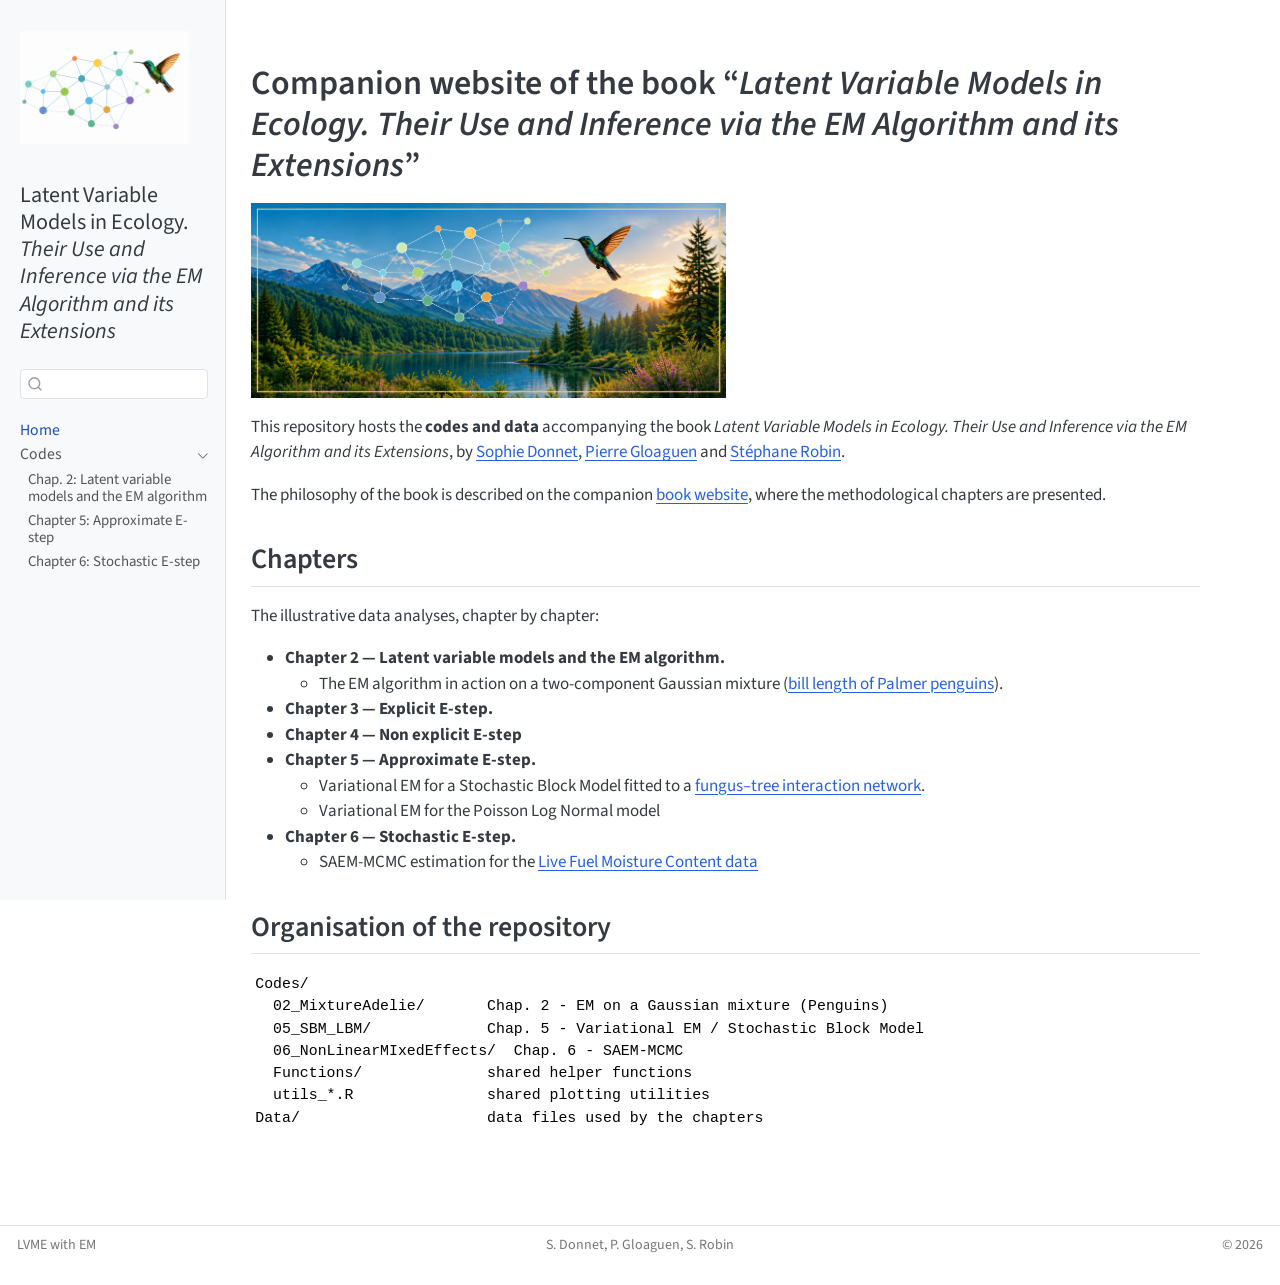
<file: docs/index.html>
<!DOCTYPE html>
<html xmlns="http://www.w3.org/1999/xhtml" lang="en" xml:lang="en"><head>

<meta charset="utf-8">
<meta name="generator" content="quarto-1.10.18">

<meta name="viewport" content="width=device-width, initial-scale=1.0, user-scalable=yes">


<title>Codes and Data</title>
<style>
/* Default styles provided by pandoc.
** See https://pandoc.org/MANUAL.html#variables-for-html for config info.
*/
span.smallcaps{font-variant: small-caps;}
div.columns{display: flex; gap: 1.5em;}
div.column{flex: auto;}
@media screen {
div.columns{gap: min(4vw, 1.5em);}
div.column{overflow-x: auto;}
}
div.hanging-indent{margin-left: 1.5em; text-indent: -1.5em;}
ul.task-list{list-style: none;}
ul.task-list li input[type="checkbox"] {
  width: 0.8em;
  margin: 0 0.8em 0.2em -1em; /* quarto-specific, see https://github.com/quarto-dev/quarto-cli/issues/4556 */ 
  vertical-align: middle;
}
</style>


<script src="site_libs/quarto-nav/quarto-nav.js"></script>
<script src="site_libs/quarto-nav/headroom.min.js"></script>
<script src="site_libs/clipboard/clipboard.min.js"></script>
<script src="site_libs/quarto-search/autocomplete.umd.js"></script>
<script src="site_libs/quarto-search/fuse.min.js"></script>
<script src="site_libs/quarto-search/quarto-search.js"></script>
<meta name="quarto:offset" content="./">
<script src="site_libs/quarto-html/quarto.js" type="module"></script>
<script src="site_libs/quarto-html/tabsets/tabsets.js" type="module"></script>
<script src="site_libs/quarto-html/popper.min.js"></script>
<script src="site_libs/quarto-html/tippy.umd.min.js"></script>
<script src="site_libs/quarto-html/anchor.min.js"></script>
<link href="site_libs/quarto-html/tippy.css" rel="stylesheet">
<link href="site_libs/quarto-html/quarto-syntax-highlighting-64a204ab8560d761af7679ceaba22944.css" rel="stylesheet" id="quarto-text-highlighting-styles">
<script src="site_libs/bootstrap/bootstrap.min.js"></script>
<link href="site_libs/bootstrap/bootstrap-icons.css" rel="stylesheet">
<link href="site_libs/bootstrap/bootstrap-0d4dc3e79fc5e928534d34c30f75bbf1.min.css" rel="stylesheet" append-hash="true" id="quarto-bootstrap" data-mode="light">
<script id="quarto-search-options" type="application/json">{
  "location": "sidebar",
  "copy-button": false,
  "collapse-after": 3,
  "panel-placement": "start",
  "type": "textbox",
  "limit": 50,
  "keyboard-shortcut": [
    "f",
    "/",
    "s"
  ],
  "show-item-context": false,
  "language": {
    "search-no-results-text": "No results",
    "search-matching-documents-text": "matching documents",
    "search-copy-link-title": "Copy link to search",
    "search-hide-matches-text": "Hide additional matches",
    "search-more-match-text": "more match in this document",
    "search-more-matches-text": "more matches in this document",
    "search-clear-button-title": "Clear",
    "search-text-placeholder": "",
    "search-detached-cancel-button-title": "Cancel",
    "search-submit-button-title": "Submit",
    "search-label": "Search"
  }
}</script>


</head>

<body class="nav-sidebar docked fullcontent quarto-light">

<div id="quarto-search-results"></div>
  <header id="quarto-header" class="headroom fixed-top">
  <nav class="quarto-secondary-nav">
    <div class="container-fluid d-flex">
      <button type="button" class="quarto-btn-toggle btn" data-bs-toggle="collapse" role="button" data-bs-target=".quarto-sidebar-collapse-item" aria-controls="quarto-sidebar" aria-expanded="false" aria-label="Toggle sidebar navigation" onclick="if (window.quartoToggleHeadroom) { window.quartoToggleHeadroom(); }">
        <i class="bi bi-layout-text-sidebar-reverse"></i>
      </button>
        <nav class="quarto-page-breadcrumbs" aria-label="breadcrumb"><ol class="breadcrumb"><li class="breadcrumb-item"><a href="./index.html">Home</a></li></ol></nav>
        <a class="flex-grow-1" role="navigation" data-bs-toggle="collapse" data-bs-target=".quarto-sidebar-collapse-item" aria-controls="quarto-sidebar" aria-expanded="false" aria-label="Toggle sidebar navigation" onclick="if (window.quartoToggleHeadroom) { window.quartoToggleHeadroom(); }">      
        </a>
      <button type="button" class="btn quarto-search-button" aria-label="Search" onclick="window.quartoOpenSearch();">
        <i class="bi bi-search"></i>
      </button>
    </div>
  </nav>
</header>
<!-- content -->
<div id="quarto-content" class="quarto-container page-columns page-rows-contents page-layout-article">
<!-- sidebar -->
  <nav id="quarto-sidebar" class="sidebar collapse collapse-horizontal quarto-sidebar-collapse-item sidebar-navigation docked overflow-auto"><div class="quarto-sidebar-header"><div class="sidebar-header-item">
<p><img src="./images/bird.png" class="img-fluid" style="width:90.0%"></p>
</div></div>
    <div class="pt-lg-2 mt-2 text-left sidebar-header">
    <div class="sidebar-title mb-0 py-0">
      <a href="./">Latent Variable Models in Ecology. <em>Their Use and Inference via the EM Algorithm and its Extensions</em></a> 
    </div>
      </div>
        <div class="mt-2 flex-shrink-0 align-items-center">
        <div class="sidebar-search">
        <div id="quarto-search" class="" title="Search"></div>
        </div>
        </div>
    <div class="sidebar-menu-container"> 
    <ul class="list-unstyled mt-1">
        <li class="sidebar-item">
  <div class="sidebar-item-container"> 
  <a href="./index.html" class="sidebar-item-text sidebar-link active">
 <span class="menu-text">Home</span></a>
  </div>
</li>
        <li class="sidebar-item sidebar-item-section">
      <div class="sidebar-item-container"> 
            <a class="sidebar-item-text sidebar-link text-start" data-bs-toggle="collapse" data-bs-target="#quarto-sidebar-section-1" role="navigation" aria-expanded="true">
 <span class="menu-text">Codes</span></a>
          <a class="sidebar-item-toggle text-start" data-bs-toggle="collapse" data-bs-target="#quarto-sidebar-section-1" role="navigation" aria-expanded="true" aria-label="Toggle section">
            <i class="bi bi-chevron-right ms-2"></i>
          </a> 
      </div>
      <ul id="quarto-sidebar-section-1" class="collapse list-unstyled sidebar-section depth1 show">  
          <li class="sidebar-item">
  <div class="sidebar-item-container"> 
  <a href="./Codes/02_MixtureAdelie/Chap2_EM_toy_mixture.html" class="sidebar-item-text sidebar-link">
 <span class="menu-text">Chap. 2: Latent variable models and the EM algorithm</span></a>
  </div>
</li>
          <li class="sidebar-item">
  <div class="sidebar-item-container"> 
  <a href="./Codes/05_SBM_LBM/Chap5_SBM_Application.html" class="sidebar-item-text sidebar-link">
 <span class="menu-text">Chapter 5: Approximate E-step</span></a>
  </div>
</li>
          <li class="sidebar-item">
  <div class="sidebar-item-container"> 
  <a href="./Codes/06_NonLinearMIxedEffects/Chap6_SAEM_MCMC_LFMC.html" class="sidebar-item-text sidebar-link">
 <span class="menu-text">Chapter 6: Stochastic E-step</span></a>
  </div>
</li>
      </ul>
  </li>
    </ul>
    </div>
</nav>
<div id="quarto-sidebar-glass" class="quarto-sidebar-collapse-item" data-bs-toggle="collapse" data-bs-target=".quarto-sidebar-collapse-item"></div>
<!-- margin-sidebar -->
    
<!-- main -->
<main class="content" id="quarto-document-content"><header id="title-block-header" class="quarto-title-block"></header>




<section id="companion-website-of-the-book-latent-variable-models-in-ecology.-their-use-and-inference-via-the-em-algorithm-and-its-extensions" class="level1 unlisted">
<h1 class="unlisted">Companion website of the book “<em>Latent Variable Models in Ecology. Their Use and Inference via the EM Algorithm and its Extensions</em>”</h1>
<p><img src="images/illustration_bookcover.png" class="img-fluid" style="width:50.0%"></p>
<p>This repository hosts the <strong>codes and data</strong> accompanying the book <em>Latent Variable Models in Ecology. Their Use and Inference via the EM Algorithm and its Extensions</em>, by <a href="https://sophiedonnet.github.io/">Sophie Donnet</a>, <a href="">Pierre Gloaguen</a> and <a href="https://scj-robin.github.io/">Stéphane Robin</a>.</p>
<p>The philosophy of the book is described on the companion <a href="https://lvme-with-em-book.github.io/">book website</a>, where the methodological chapters are presented.</p>
<section id="chapters" class="level2">
<h2 class="anchored" data-anchor-id="chapters">Chapters</h2>
<p>The illustrative data analyses, chapter by chapter:</p>
<ul>
<li><strong>Chapter 2 — Latent variable models and the EM algorithm.</strong>
<ul>
<li>The EM algorithm in action on a two-component Gaussian mixture (<a href="Codes/02_MixtureAdelie/Chap2_EM_toy_mixture.html">bill length of Palmer penguins</a>).</li>
</ul></li>
<li><strong>Chapter 3 — Explicit E-step.</strong></li>
<li><strong>Chapter 4 — Non explicit E-step</strong></li>
<li><strong>Chapter 5 — Approximate E-step.</strong>
<ul>
<li>Variational EM for a Stochastic Block Model fitted to a <a href="Codes/05_SBM_LBM/Chap5_SBM_Application.html">fungus–tree interaction network</a>.</li>
<li>Variational EM for the Poisson Log Normal model</li>
</ul></li>
<li><strong>Chapter 6 — Stochastic E-step.</strong>
<ul>
<li>SAEM-MCMC estimation for the <a href="Codes/06_NonLinearMIxedEffects/Chap6_SAEM_MCMC_LFMC.html">Live Fuel Moisture Content data</a></li>
</ul></li>
</ul>
</section>
<section id="organisation-of-the-repository" class="level2">
<h2 class="anchored" data-anchor-id="organisation-of-the-repository">Organisation of the repository</h2>
<pre><code>Codes/
  02_MixtureAdelie/       Chap. 2 - EM on a Gaussian mixture (Penguins)
  05_SBM_LBM/             Chap. 5 - Variational EM / Stochastic Block Model
  06_NonLinearMIxedEffects/  Chap. 6 - SAEM-MCMC
  Functions/              shared helper functions
  utils_*.R               shared plotting utilities
Data/                     data files used by the chapters</code></pre>


</section>
</section>

</main> <!-- /main -->
<script id="quarto-html-after-body" type="application/javascript">
  window.document.addEventListener("DOMContentLoaded", function (event) {
    const icon = "";
    const anchorJS = new window.AnchorJS();
    anchorJS.options = {
      placement: 'right',
      icon: icon
    };
    anchorJS.add('.anchored');
    const isCodeAnnotation = (el) => {
      for (const clz of el.classList) {
        if (clz.startsWith('code-annotation-')) {                     
          return true;
        }
      }
      return false;
    }
    const onCopySuccess = function(e) {
      // button target
      const button = e.trigger;
      // don't keep focus
      button.blur();
      // flash "checked"
      button.classList.add('code-copy-button-checked');
      var currentTitle = button.getAttribute("title");
      button.setAttribute("title", "Copied!");
      let tooltip;
      if (window.bootstrap) {
        button.setAttribute("data-bs-toggle", "tooltip");
        button.setAttribute("data-bs-placement", "left");
        button.setAttribute("data-bs-title", "Copied!");
        tooltip = new bootstrap.Tooltip(button, 
          { trigger: "manual", 
            customClass: "code-copy-button-tooltip",
            offset: [0, -8]});
        tooltip.show();    
      }
      setTimeout(function() {
        if (tooltip) {
          tooltip.hide();
          button.removeAttribute("data-bs-title");
          button.removeAttribute("data-bs-toggle");
          button.removeAttribute("data-bs-placement");
        }
        button.setAttribute("title", currentTitle);
        button.classList.remove('code-copy-button-checked');
      }, 1000);
      // clear code selection
      e.clearSelection();
    }
    const getTextToCopy = function(trigger) {
      const outerScaffold = trigger.parentElement.cloneNode(true);
      const codeEl = outerScaffold.querySelector('code');
      for (const childEl of codeEl.children) {
        if (isCodeAnnotation(childEl)) {
          childEl.remove();
        }
      }
      return codeEl.innerText;
    }
    const clipboard = new window.ClipboardJS('.code-copy-button:not([data-in-quarto-modal])', {
      text: getTextToCopy
    });
    clipboard.on('success', onCopySuccess);
    if (window.document.getElementById('quarto-embedded-source-code-modal')) {
      const clipboardModal = new window.ClipboardJS('.code-copy-button[data-in-quarto-modal]', {
        text: getTextToCopy,
        container: window.document.getElementById('quarto-embedded-source-code-modal')
      });
      clipboardModal.on('success', onCopySuccess);
    }
      var localhostRegex = new RegExp(/^(?:http|https):\/\/localhost\:?[0-9]*\//);
      var mailtoRegex = new RegExp(/^mailto:/);
        var filterRegex = new RegExp('/' + window.location.host + '/');
      var isInternal = (href) => {
          return filterRegex.test(href) || localhostRegex.test(href) || mailtoRegex.test(href);
      }
      // Inspect non-navigation links and adorn them if external
     var links = window.document.querySelectorAll('a[href]:not(.nav-link):not(.navbar-brand):not(.toc-action):not(.sidebar-link):not(.sidebar-item-toggle):not(.pagination-link):not(.no-external):not([aria-hidden]):not(.dropdown-item):not(.quarto-navigation-tool):not(.about-link)');
      for (var i=0; i<links.length; i++) {
        const link = links[i];
        if (!isInternal(link.href)) {
          // undo the damage that might have been done by quarto-nav.js in the case of
          // links that we want to consider external
          if (link.dataset.originalHref !== undefined) {
            link.href = link.dataset.originalHref;
          }
        }
      }
    function tippyHover(el, contentFn, onTriggerFn, onUntriggerFn) {
      const config = {
        allowHTML: true,
        maxWidth: 500,
        delay: 100,
        arrow: false,
        appendTo: function(el) {
            return el.parentElement;
        },
        interactive: true,
        interactiveBorder: 10,
        theme: 'quarto',
        placement: 'bottom-start',
      };
      if (contentFn) {
        config.content = contentFn;
      }
      if (onTriggerFn) {
        config.onTrigger = onTriggerFn;
      }
      if (onUntriggerFn) {
        config.onUntrigger = onUntriggerFn;
      }
      window.tippy(el, config); 
    }
    const noterefs = window.document.querySelectorAll('a[role="doc-noteref"]');
    for (var i=0; i<noterefs.length; i++) {
      const ref = noterefs[i];
      tippyHover(ref, function() {
        // use id or data attribute instead here
        let href = ref.getAttribute('data-footnote-href') || ref.getAttribute('href');
        try { href = new URL(href).hash; } catch {}
        const id = href.replace(/^#\/?/, "");
        const note = window.document.getElementById(id);
        if (note) {
          return note.innerHTML;
        } else {
          return "";
        }
      });
    }
    const xrefs = window.document.querySelectorAll('a.quarto-xref');
    const processXRef = (id, note) => {
      // Strip column container classes
      const stripColumnClz = (el) => {
        el.classList.remove("page-full", "page-columns");
        if (el.children) {
          for (const child of el.children) {
            stripColumnClz(child);
          }
        }
      }
      stripColumnClz(note)
      if (id === null || id.startsWith('sec-')) {
        // Special case sections, only their first couple elements
        const container = document.createElement("div");
        if (note.children && note.children.length > 2) {
          container.appendChild(note.children[0].cloneNode(true));
          for (let i = 1; i < note.children.length; i++) {
            const child = note.children[i];
            if (child.tagName === "P" && child.innerText === "") {
              continue;
            } else {
              container.appendChild(child.cloneNode(true));
              break;
            }
          }
          if (window.Quarto?.typesetMath) {
            window.Quarto.typesetMath(container);
          }
          return container.innerHTML
        } else {
          if (window.Quarto?.typesetMath) {
            window.Quarto.typesetMath(note);
          }
          return note.innerHTML;
        }
      } else {
        // Remove any anchor links if they are present
        const anchorLink = note.querySelector('a.anchorjs-link');
        if (anchorLink) {
          anchorLink.remove();
        }
        if (window.Quarto?.typesetMath) {
          window.Quarto.typesetMath(note);
        }
        if (note.classList.contains("callout")) {
          return note.outerHTML;
        } else {
          return note.innerHTML;
        }
      }
    }
    for (var i=0; i<xrefs.length; i++) {
      const xref = xrefs[i];
      tippyHover(xref, undefined, function(instance) {
        instance.disable();
        let url = xref.getAttribute('href');
        let hash = undefined; 
        if (url.startsWith('#')) {
          hash = url;
        } else {
          try { hash = new URL(url).hash; } catch {}
        }
        if (hash) {
          const id = hash.replace(/^#\/?/, "");
          const note = window.document.getElementById(id);
          if (note !== null) {
            try {
              const html = processXRef(id, note.cloneNode(true));
              instance.setContent(html);
            } finally {
              instance.enable();
              instance.show();
            }
          } else {
            // See if we can fetch this
            fetch(url.split('#')[0])
            .then(res => res.text())
            .then(html => {
              const parser = new DOMParser();
              const htmlDoc = parser.parseFromString(html, "text/html");
              const note = htmlDoc.getElementById(id);
              if (note !== null) {
                const html = processXRef(id, note);
                instance.setContent(html);
              } 
            }).finally(() => {
              instance.enable();
              instance.show();
            });
          }
        } else {
          // See if we can fetch a full url (with no hash to target)
          // This is a special case and we should probably do some content thinning / targeting
          fetch(url)
          .then(res => res.text())
          .then(html => {
            const parser = new DOMParser();
            const htmlDoc = parser.parseFromString(html, "text/html");
            const note = htmlDoc.querySelector('main.content');
            if (note !== null) {
              // This should only happen for chapter cross references
              // (since there is no id in the URL)
              // remove the first header
              if (note.children.length > 0 && note.children[0].tagName === "HEADER") {
                note.children[0].remove();
              }
              const html = processXRef(null, note);
              instance.setContent(html);
            } 
          }).finally(() => {
            instance.enable();
            instance.show();
          });
        }
      }, function(instance) {
      });
    }
        let selectedAnnoteEl;
        const selectorForAnnotation = ( cell, annotation) => {
          let cellAttr = 'data-code-cell="' + cell + '"';
          let lineAttr = 'data-code-annotation="' +  annotation + '"';
          const selector = 'span[' + cellAttr + '][' + lineAttr + ']';
          return selector;
        }
        const selectCodeLines = (annoteEl) => {
          const doc = window.document;
          const targetCell = annoteEl.getAttribute("data-target-cell");
          const targetAnnotation = annoteEl.getAttribute("data-target-annotation");
          const annoteSpan = window.document.querySelector(selectorForAnnotation(targetCell, targetAnnotation));
          const lines = annoteSpan.getAttribute("data-code-lines").split(",");
          const lineIds = lines.map((line) => {
            return targetCell + "-" + line;
          })
          let top = null;
          let height = null;
          let parent = null;
          if (lineIds.length > 0) {
              //compute the position of the single el (top and bottom and make a div)
              const el = window.document.getElementById(lineIds[0]);
              top = el.offsetTop;
              height = el.offsetHeight;
              parent = el.parentElement.parentElement;
            if (lineIds.length > 1) {
              const lastEl = window.document.getElementById(lineIds[lineIds.length - 1]);
              const bottom = lastEl.offsetTop + lastEl.offsetHeight;
              height = bottom - top;
            }
            if (top !== null && height !== null && parent !== null) {
              // cook up a div (if necessary) and position it 
              let div = window.document.getElementById("code-annotation-line-highlight");
              if (div === null) {
                div = window.document.createElement("div");
                div.setAttribute("id", "code-annotation-line-highlight");
                div.style.position = 'absolute';
                parent.appendChild(div);
              }
              div.style.top = top - 2 + "px";
              div.style.height = height + 4 + "px";
              div.style.left = 0;
              let gutterDiv = window.document.getElementById("code-annotation-line-highlight-gutter");
              if (gutterDiv === null) {
                gutterDiv = window.document.createElement("div");
                gutterDiv.setAttribute("id", "code-annotation-line-highlight-gutter");
                gutterDiv.style.position = 'absolute';
                const codeCell = window.document.getElementById(targetCell);
                const gutter = codeCell.querySelector('.code-annotation-gutter');
                gutter.appendChild(gutterDiv);
              }
              gutterDiv.style.top = top - 2 + "px";
              gutterDiv.style.height = height + 4 + "px";
            }
            selectedAnnoteEl = annoteEl;
          }
        };
        const unselectCodeLines = () => {
          const elementsIds = ["code-annotation-line-highlight", "code-annotation-line-highlight-gutter"];
          elementsIds.forEach((elId) => {
            const div = window.document.getElementById(elId);
            if (div) {
              div.remove();
            }
          });
          selectedAnnoteEl = undefined;
        };
          // Handle positioning of the toggle
      window.addEventListener(
        "resize",
        throttle(() => {
          elRect = undefined;
          if (selectedAnnoteEl) {
            selectCodeLines(selectedAnnoteEl);
          }
        }, 10)
      );
      function throttle(fn, ms) {
      let throttle = false;
      let timer;
        return (...args) => {
          if(!throttle) { // first call gets through
              fn.apply(this, args);
              throttle = true;
          } else { // all the others get throttled
              if(timer) clearTimeout(timer); // cancel #2
              timer = setTimeout(() => {
                fn.apply(this, args);
                timer = throttle = false;
              }, ms);
          }
        };
      }
        // Attach click handler to the DT
        const annoteDls = window.document.querySelectorAll('dt[data-target-cell]');
        for (const annoteDlNode of annoteDls) {
          annoteDlNode.addEventListener('click', (event) => {
            const clickedEl = event.target;
            if (clickedEl !== selectedAnnoteEl) {
              unselectCodeLines();
              const activeEl = window.document.querySelector('dt[data-target-cell].code-annotation-active');
              if (activeEl) {
                activeEl.classList.remove('code-annotation-active');
              }
              selectCodeLines(clickedEl);
              clickedEl.classList.add('code-annotation-active');
            } else {
              // Unselect the line
              unselectCodeLines();
              clickedEl.classList.remove('code-annotation-active');
            }
          });
        }
    const findCites = (el) => {
      const parentEl = el.parentElement;
      if (parentEl) {
        const cites = parentEl.dataset.cites;
        if (cites) {
          return {
            el,
            cites: cites.split(' ')
          };
        } else {
          return findCites(el.parentElement)
        }
      } else {
        return undefined;
      }
    };
    var bibliorefs = window.document.querySelectorAll('a[role="doc-biblioref"]');
    for (var i=0; i<bibliorefs.length; i++) {
      const ref = bibliorefs[i];
      const citeInfo = findCites(ref);
      if (citeInfo) {
        tippyHover(citeInfo.el, function() {
          var popup = window.document.createElement('div');
          citeInfo.cites.forEach(function(cite) {
            var citeDiv = window.document.createElement('div');
            citeDiv.classList.add('hanging-indent');
            citeDiv.classList.add('csl-entry');
            var biblioDiv = window.document.getElementById('ref-' + cite);
            if (biblioDiv) {
              citeDiv.innerHTML = biblioDiv.innerHTML;
            }
            popup.appendChild(citeDiv);
          });
          return popup.innerHTML;
        });
      }
    }
  });
  </script>
</div> <!-- /content -->
<footer class="footer">
  <div class="nav-footer">
    <div class="nav-footer-left">
<p>LVME with EM</p>
</div>   
    <div class="nav-footer-center">
<p>S. Donnet, P. Gloaguen, S. Robin</p>
</div>
    <div class="nav-footer-right">
<p>© 2026</p>
</div>
  </div>
</footer>




</body></html>
</file>
<file: docs/site_libs/quarto-html/tippy.css>
.tippy-box[data-animation=fade][data-state=hidden]{opacity:0}[data-tippy-root]{max-width:calc(100vw - 10px)}.tippy-box{position:relative;background-color:#333;color:#fff;border-radius:4px;font-size:14px;line-height:1.4;white-space:normal;outline:0;transition-property:transform,visibility,opacity}.tippy-box[data-placement^=top]>.tippy-arrow{bottom:0}.tippy-box[data-placement^=top]>.tippy-arrow:before{bottom:-7px;left:0;border-width:8px 8px 0;border-top-color:initial;transform-origin:center top}.tippy-box[data-placement^=bottom]>.tippy-arrow{top:0}.tippy-box[data-placement^=bottom]>.tippy-arrow:before{top:-7px;left:0;border-width:0 8px 8px;border-bottom-color:initial;transform-origin:center bottom}.tippy-box[data-placement^=left]>.tippy-arrow{right:0}.tippy-box[data-placement^=left]>.tippy-arrow:before{border-width:8px 0 8px 8px;border-left-color:initial;right:-7px;transform-origin:center left}.tippy-box[data-placement^=right]>.tippy-arrow{left:0}.tippy-box[data-placement^=right]>.tippy-arrow:before{left:-7px;border-width:8px 8px 8px 0;border-right-color:initial;transform-origin:center right}.tippy-box[data-inertia][data-state=visible]{transition-timing-function:cubic-bezier(.54,1.5,.38,1.11)}.tippy-arrow{width:16px;height:16px;color:#333}.tippy-arrow:before{content:"";position:absolute;border-color:transparent;border-style:solid}.tippy-content{position:relative;padding:5px 9px;z-index:1}
</file>
<file: docs/site_libs/quarto-html/quarto-syntax-highlighting-64a204ab8560d761af7679ceaba22944.css>
/* quarto syntax highlight colors */
:root {
  --quarto-hl-ot-color: #003B4F;
  --quarto-hl-at-color: #657422;
  --quarto-hl-ss-color: #20794D;
  --quarto-hl-an-color: #5E5E5E;
  --quarto-hl-fu-color: #4758AB;
  --quarto-hl-st-color: #20794D;
  --quarto-hl-cf-color: #003B4F;
  --quarto-hl-op-color: #5E5E5E;
  --quarto-hl-er-color: #AD0000;
  --quarto-hl-bn-color: #AD0000;
  --quarto-hl-al-color: #AD0000;
  --quarto-hl-va-color: #111111;
  --quarto-hl-bu-color: inherit;
  --quarto-hl-ex-color: inherit;
  --quarto-hl-pp-color: #AD0000;
  --quarto-hl-in-color: #5E5E5E;
  --quarto-hl-vs-color: #20794D;
  --quarto-hl-wa-color: #5E5E5E;
  --quarto-hl-do-color: #5E5E5E;
  --quarto-hl-im-color: #00769E;
  --quarto-hl-ch-color: #20794D;
  --quarto-hl-dt-color: #AD0000;
  --quarto-hl-fl-color: #AD0000;
  --quarto-hl-co-color: #5E5E5E;
  --quarto-hl-cv-color: #5E5E5E;
  --quarto-hl-cn-color: #8f5902;
  --quarto-hl-sc-color: #5E5E5E;
  --quarto-hl-dv-color: #AD0000;
  --quarto-hl-kw-color: #003B4F;
}

/* other quarto variables */
:root {
  --quarto-font-monospace: SFMono-Regular, Menlo, Monaco, Consolas, "Liberation Mono", "Courier New", monospace;
}

/* syntax highlight based on Pandoc's rules */
pre > code.sourceCode > span {
  color: #003B4F;
}

code.sourceCode > span {
  color: #003B4F;
}

div.sourceCode,
div.sourceCode pre.sourceCode {
  color: #003B4F;
}

/* Normal */
code span {
  color: #003B4F;
}

/* Alert */
code span.al {
  color: #AD0000;
  font-style: inherit;
}

/* Annotation */
code span.an {
  color: #5E5E5E;
  font-style: inherit;
}

/* Attribute */
code span.at {
  color: #657422;
  font-style: inherit;
}

/* BaseN */
code span.bn {
  color: #AD0000;
  font-style: inherit;
}

/* BuiltIn */
code span.bu {
  font-style: inherit;
}

/* ControlFlow */
code span.cf {
  color: #003B4F;
  font-weight: bold;
  font-style: inherit;
}

/* Char */
code span.ch {
  color: #20794D;
  font-style: inherit;
}

/* Constant */
code span.cn {
  color: #8f5902;
  font-style: inherit;
}

/* Comment */
code span.co {
  color: #5E5E5E;
  font-style: inherit;
}

/* CommentVar */
code span.cv {
  color: #5E5E5E;
  font-style: italic;
}

/* Documentation */
code span.do {
  color: #5E5E5E;
  font-style: italic;
}

/* DataType */
code span.dt {
  color: #AD0000;
  font-style: inherit;
}

/* DecVal */
code span.dv {
  color: #AD0000;
  font-style: inherit;
}

/* Error */
code span.er {
  color: #AD0000;
  font-style: inherit;
}

/* Extension */
code span.ex {
  font-style: inherit;
}

/* Float */
code span.fl {
  color: #AD0000;
  font-style: inherit;
}

/* Function */
code span.fu {
  color: #4758AB;
  font-style: inherit;
}

/* Import */
code span.im {
  color: #00769E;
  font-style: inherit;
}

/* Information */
code span.in {
  color: #5E5E5E;
  font-style: inherit;
}

/* Keyword */
code span.kw {
  color: #003B4F;
  font-weight: bold;
  font-style: inherit;
}

/* Operator */
code span.op {
  color: #5E5E5E;
  font-style: inherit;
}

/* Other */
code span.ot {
  color: #003B4F;
  font-style: inherit;
}

/* Preprocessor */
code span.pp {
  color: #AD0000;
  font-style: inherit;
}

/* SpecialChar */
code span.sc {
  color: #5E5E5E;
  font-style: inherit;
}

/* SpecialString */
code span.ss {
  color: #20794D;
  font-style: inherit;
}

/* String */
code span.st {
  color: #20794D;
  font-style: inherit;
}

/* Variable */
code span.va {
  color: #111111;
  font-style: inherit;
}

/* VerbatimString */
code span.vs {
  color: #20794D;
  font-style: inherit;
}

/* Warning */
code span.wa {
  color: #5E5E5E;
  font-style: italic;
}

.prevent-inlining {
  content: "</";
}

/*# sourceMappingURL=9d8d5bb603a83b8298b89080a598c93b.css.map */
</file>
